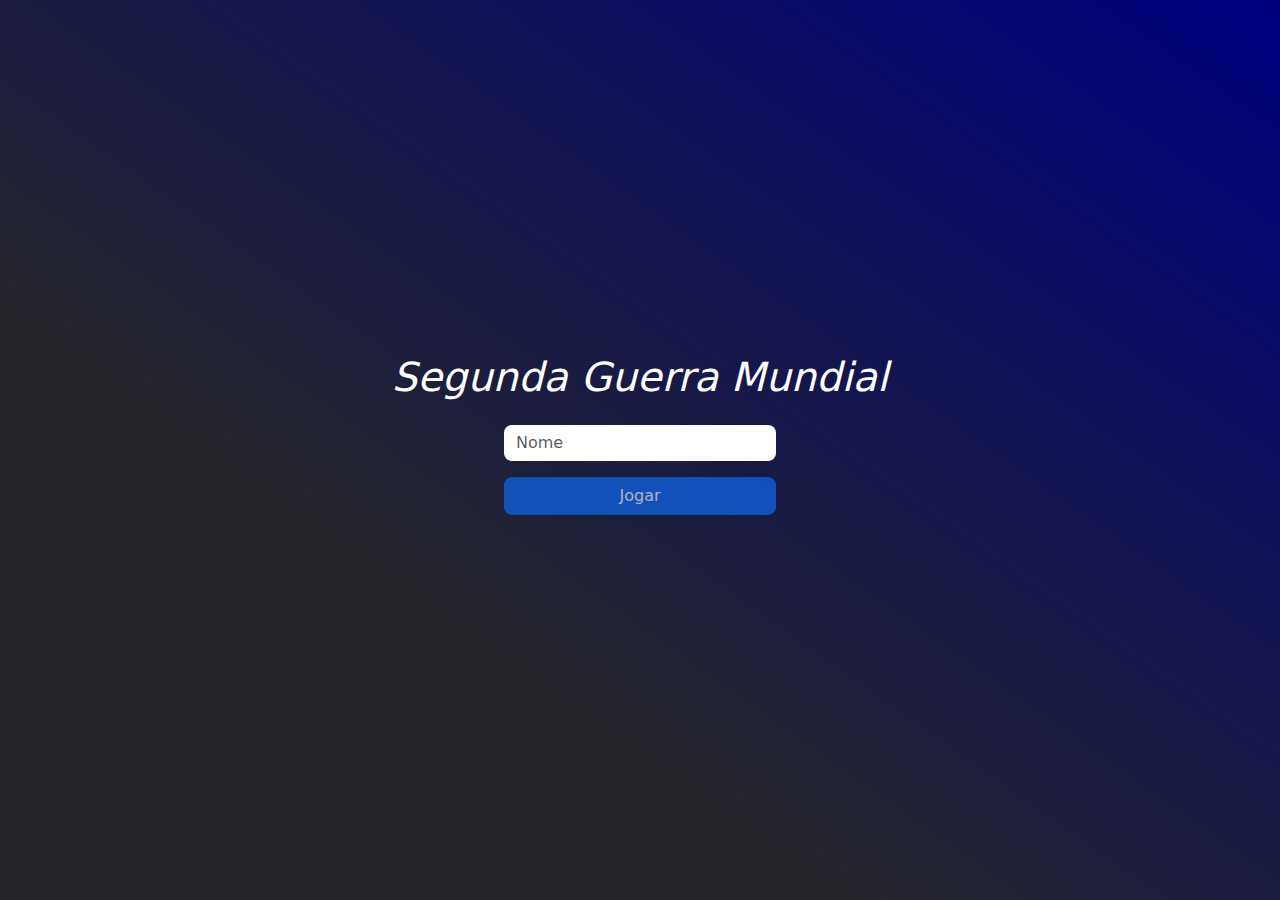
<file: index.html>
<!DOCTYPE html>
<html lang="pt-BR">
<head>
    <meta charset="UTF-8">
    <meta name="viewport" content="width=device-width, initial-scale=1.0">
    <link href="https://cdn.jsdelivr.net/npm/bootstrap@5.3.3/dist/css/bootstrap.min.css" rel="stylesheet" integrity="sha384-QWTKZyjpPEjISv5WaRU9OFeRpok6YctnYmDr5pNlyT2bRjXh0JMhjY6hW+ALEwIH" crossorigin="anonymous">
    <link rel="stylesheet" href="css/reset.css">
    <link rel="stylesheet" href="css/login.css">
    <script defer src="Js/login.js"></script>
    <title>Jogo | Login</title>
</head>
<body>
    <form class="login-form">
        <div class="login_header">
            <h1>Segunda Guerra Mundial</h1>
        </div>
        <div class="row nickname p-3 mb-3">
            <div class="col-0"></div>
            <div class="col-12">
                <input type="text" class="login_input form-control mb-3" placeholder="Nome" aria-label="Nome">
                <button type="submit" class="login_button btn btn-primary" disabled>Jogar</button>
            </div>
            <div class="col-0"></div>
        </div>
    </form>
</body>
</html>
</file>
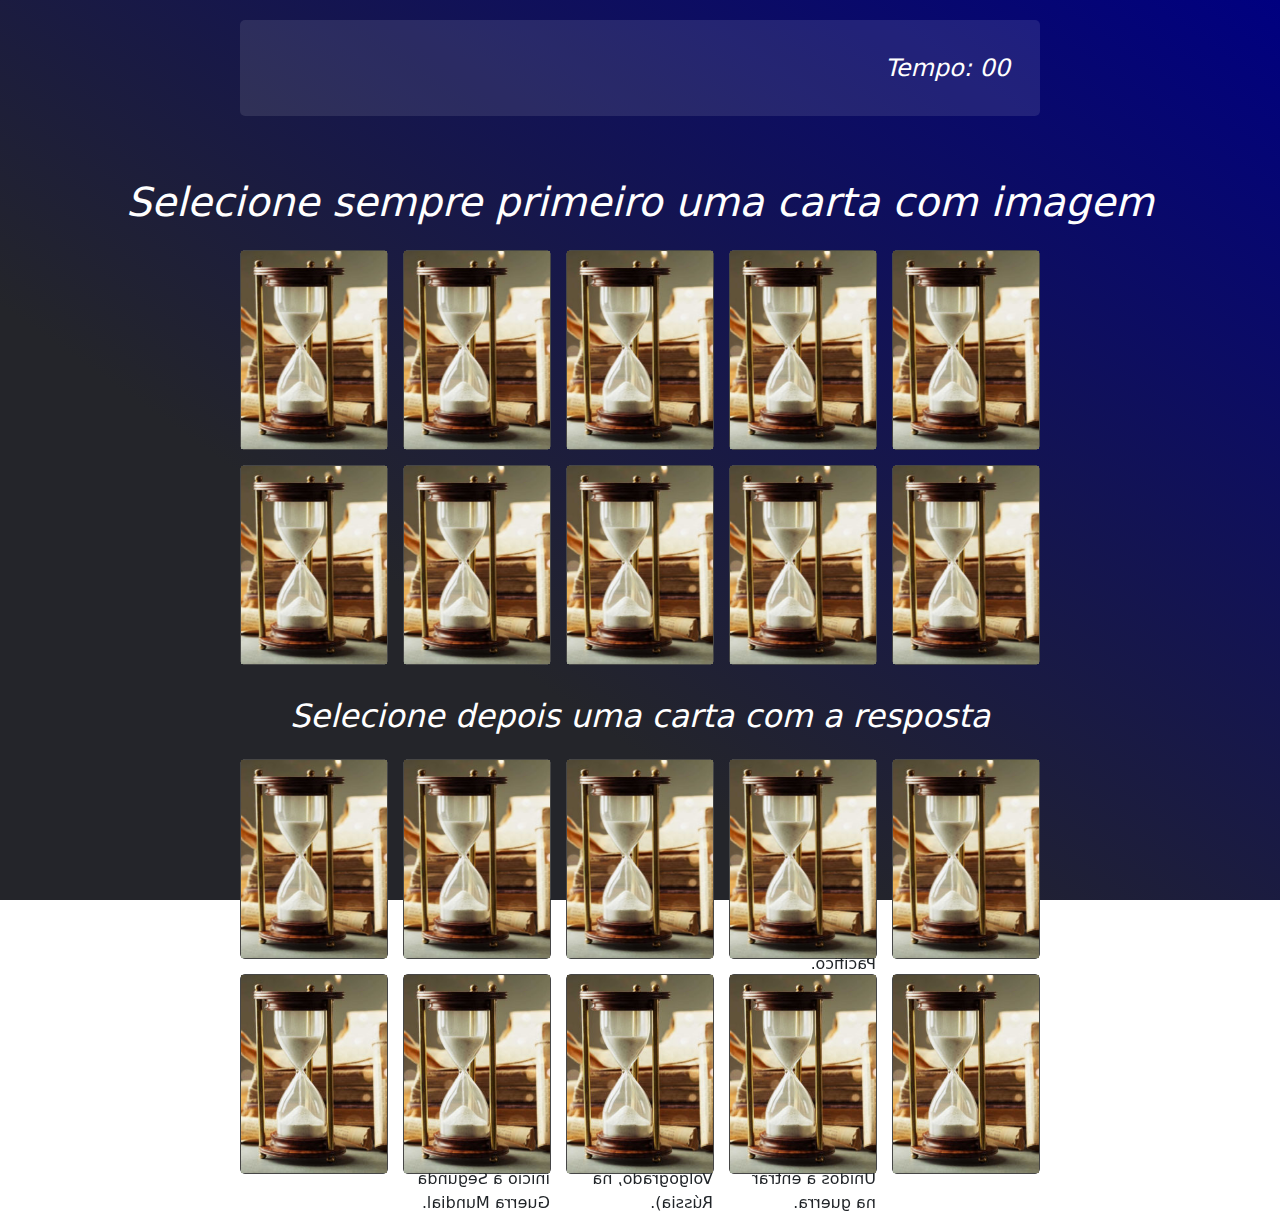
<file: Pages/game.html>
<!DOCTYPE html>
<html lang="pt-BR">
<head>
    <meta charset="UTF-8">
    <meta name="viewport" content="width=device-width, initial-scale=1.0">
    <link href="https://cdn.jsdelivr.net/npm/bootstrap@5.3.3/dist/css/bootstrap.min.css" rel="stylesheet" integrity="sha384-QWTKZyjpPEjISv5WaRU9OFeRpok6YctnYmDr5pNlyT2bRjXh0JMhjY6hW+ALEwIH" crossorigin="anonymous">
    <link rel="stylesheet" href="../css/reset.css">
    <link rel="stylesheet" href="../css/game.css">
    <script defer src="../Js/game.js"></script>
    <title>Game</title>
</head>
<body>
    <main>
        <header>
            <span class="player"></span>
            <span>Tempo: <span class="timer">00</span></span>
        </header>
        <div class="titulo1 text-center mt-3 p-3">
            <h1>Selecione sempre primeiro uma carta com imagem</h1>
        </div>
        <div class="grid"></div>
        <div class="titulo2 text-center mt-3 p-3">
            <h2>Selecione depois uma carta com a resposta</h2>
        </div>
        <div class="grid2"></div>
    </main>
</body>
</html>
</file>
<file: css/login.css>
*{
    padding: 0;
    margin: 0;
    box-sizing: border-box;
}

body{
    background-image: linear-gradient(
        to top right,
        #24252a 33%, 
        #000080);
    background-attachment: fixed;
}
 
.login-form{
    align-items: center;
    display: flex;
    flex-direction: column;
    height: 100vh;
    justify-content: center;
}

.login_header{
    display: flex;
    align-items: center;
    flex-direction: column;
    justify-content: center;
    font-style: italic;
    color: white;
}

.login_input{
    border: 8px;
    border-radius: 8px;
}

.login_button{
    border-radius: 8px;
    width: 100%;
    max-width: 300px;
}

.login_button :disabled{
    background-color: #aaa;
    cursor: auto;
}
</file>
<file: css/game.css>
body {
  background-image: linear-gradient(to top right, #24252a 33%, #000080);
  background-attachment: fixed;
}

.titulo1, .titulo2, span{
  color: white;
  font-style: italic;
}

header{
  background-color: rgba(255, 255, 255, 0.1);
  font-size: 1.5em;
  display: flex;
  align-items: center;
  justify-content: space-between;
  width: 100%;
  max-width: 800px;
  padding: 30px;
  margin: 0 0 30px;
  border-radius: 5px;
}

main{
  display: flex;
  flex-direction: column;
  width: 100%;
  min-height: 100vh;
  align-items: center;
  justify-content: center;
  padding: 20px 20px 50px;
}

.grid, .grid2 {
  display: grid;
  grid-template-columns: repeat(5, 1fr);
  gap: 15px;
  width: 100%;
  max-width: 800px;
  margin: 0 auto;
}

.card {
  aspect-ratio: 3/4;
  width: 100%;
  height: 200px;
  border-radius: 5px;
  position: relative;
  transition: transform 480ms ease;
  transform-style: preserve-3d; /* Mantém a estrutura 3D */
  border: 1.4px groove #464646;
  cursor: pointer; /* Indica que a carta é clicável */
  background-color: #ccc;
}

.face {
  width: 100%;
  height: 100%;
  position: absolute;
  background-size: cover;
  background-position: center;
}

.front {
  background-color: #f3f3f3;
  background-size: cover;
  background-position: center;
  justify-content: center;
  align-items: center;
  transform: rotateY(180deg);
}

.back {
  background-image: url('../img/historia-300x300.jpg');
  backface-visibility: hidden;
}

.reveal-card{
    transform: rotateY(180deg);
}

.disabled-card{
  filter: saturate(0);
  opacity: 0.5;
}
</file>
